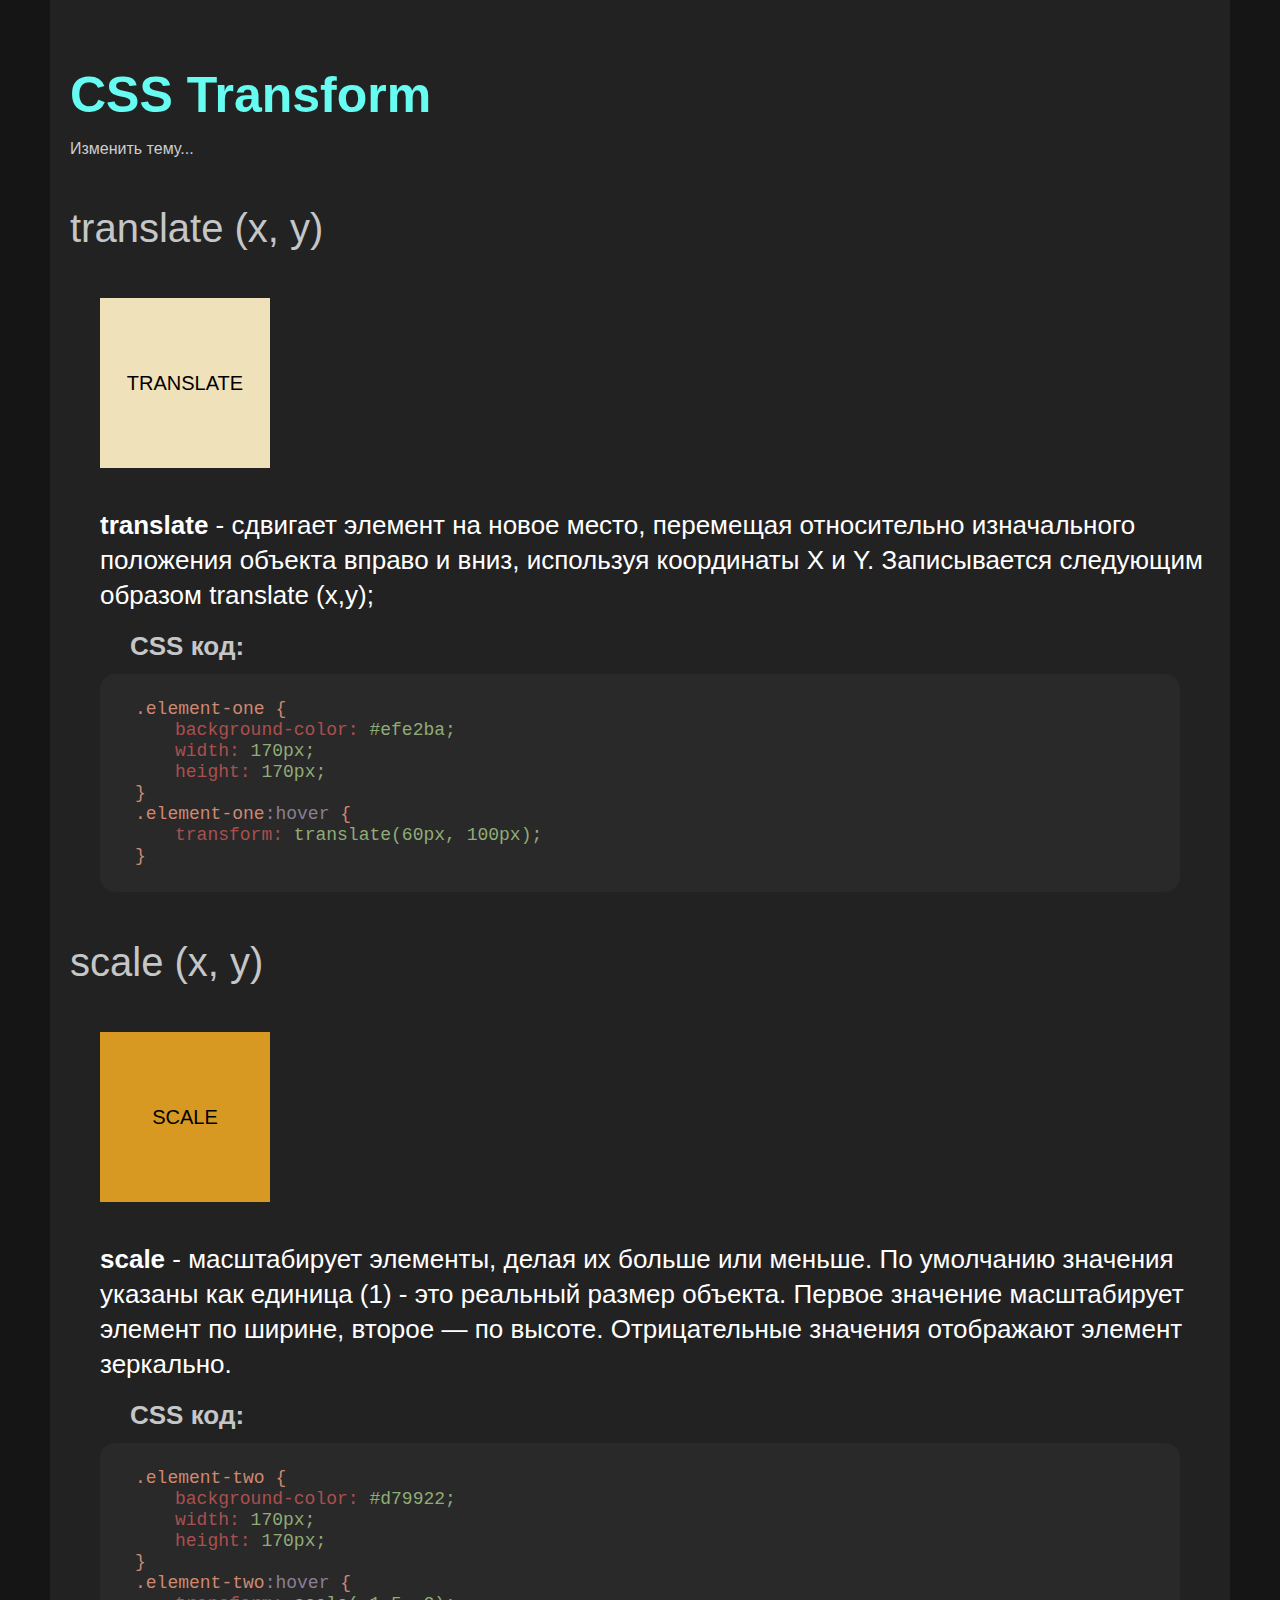
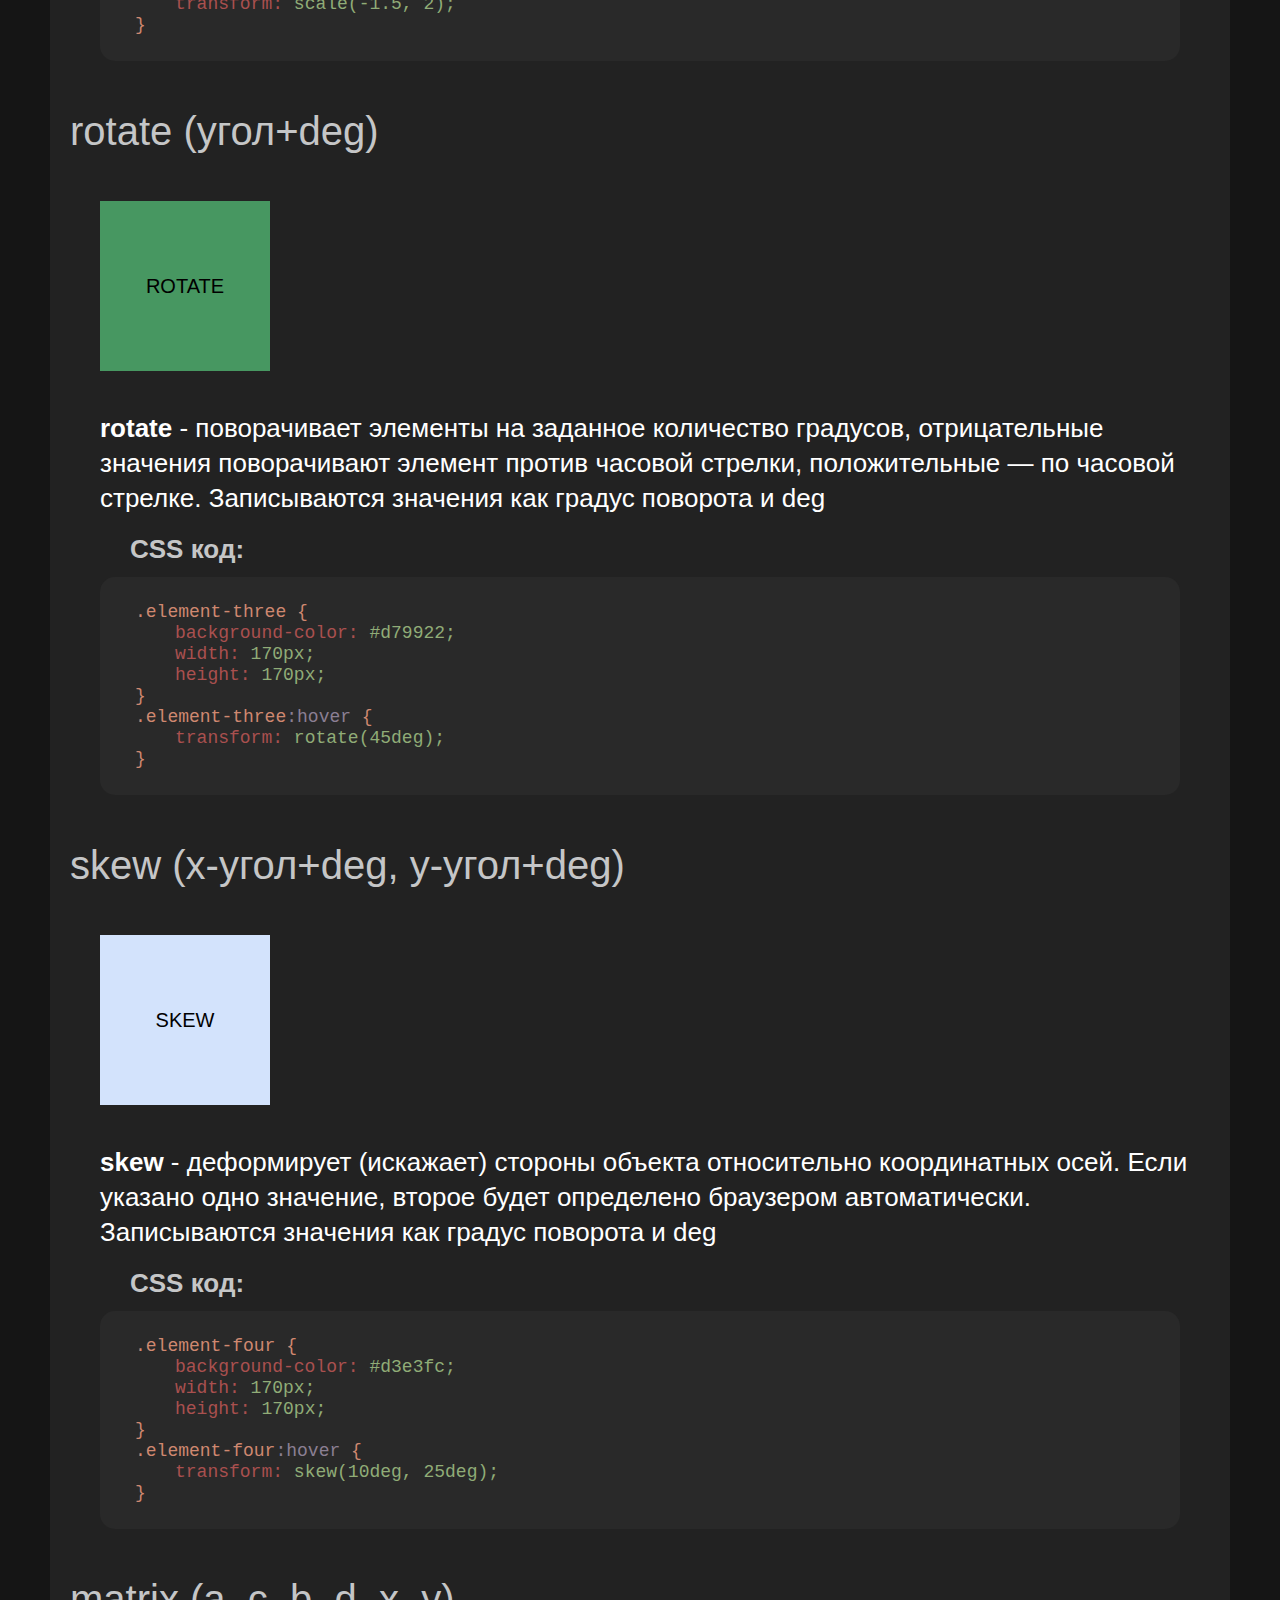
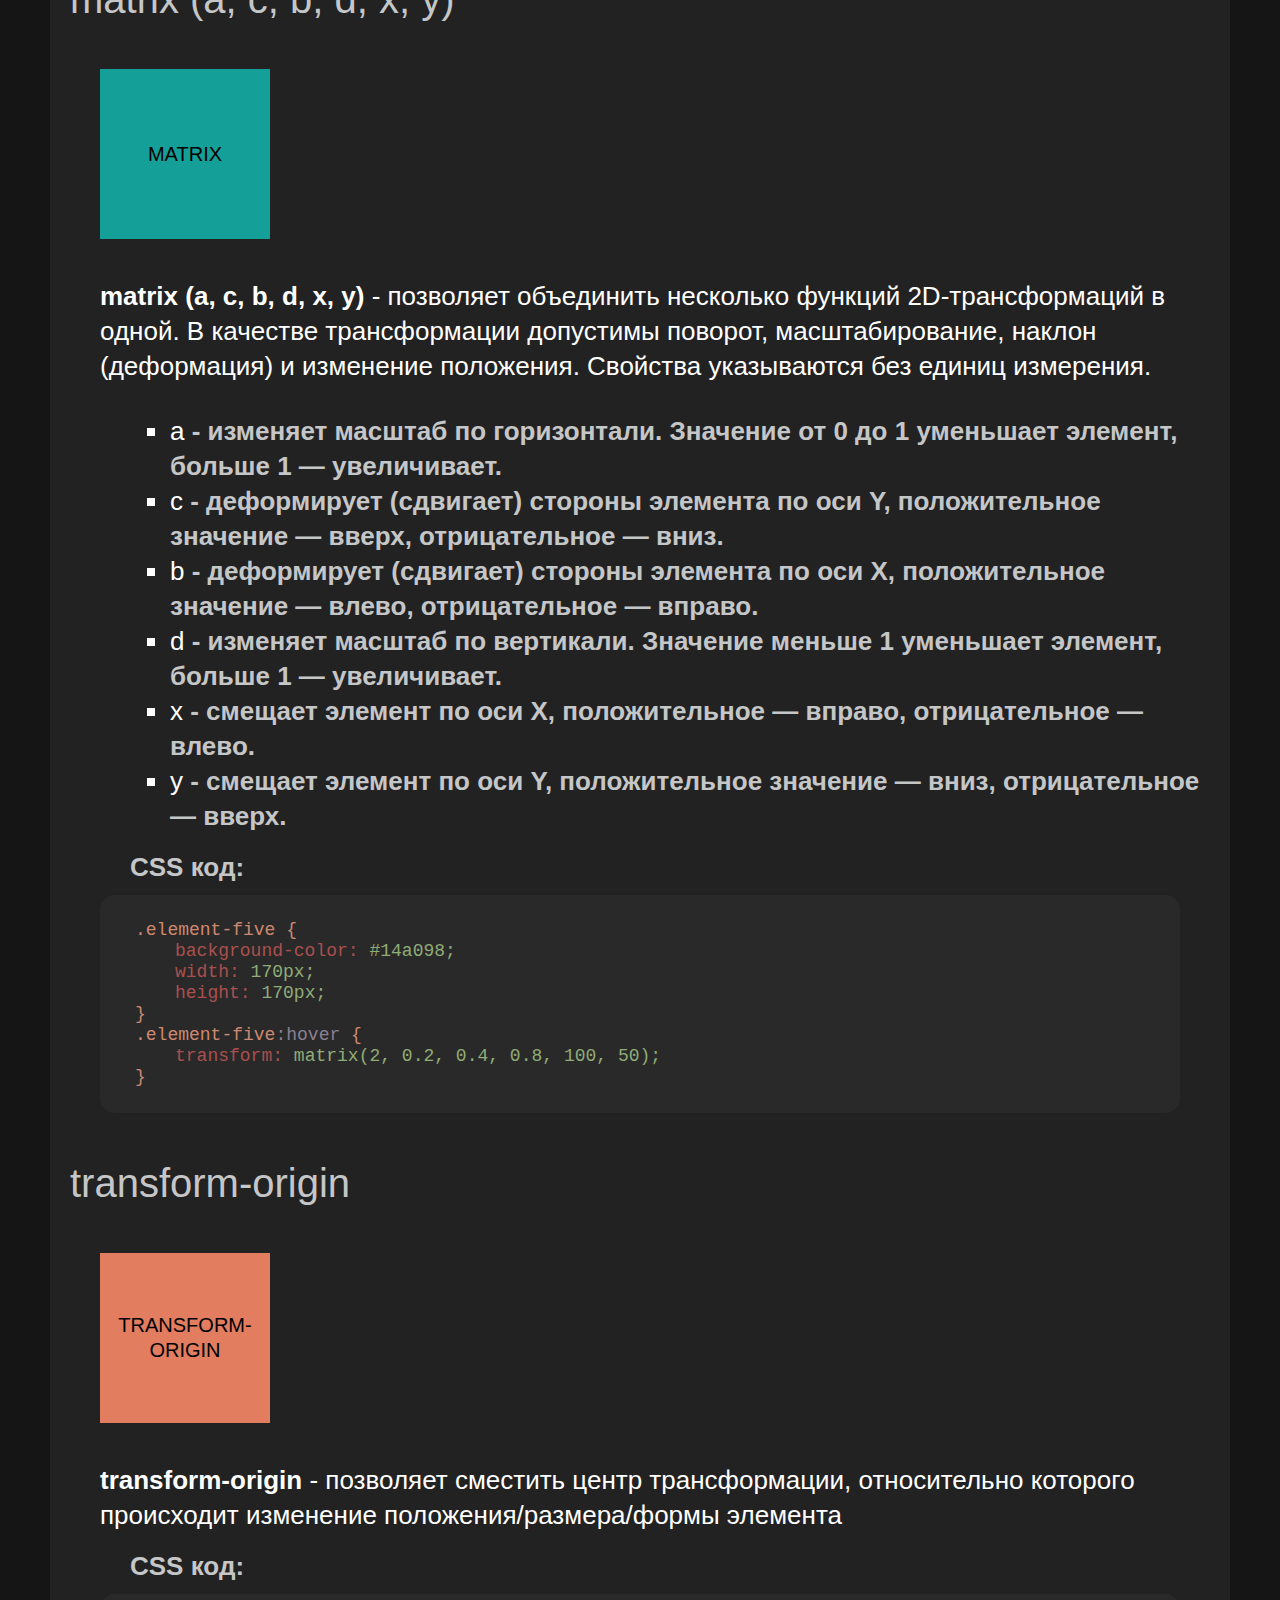
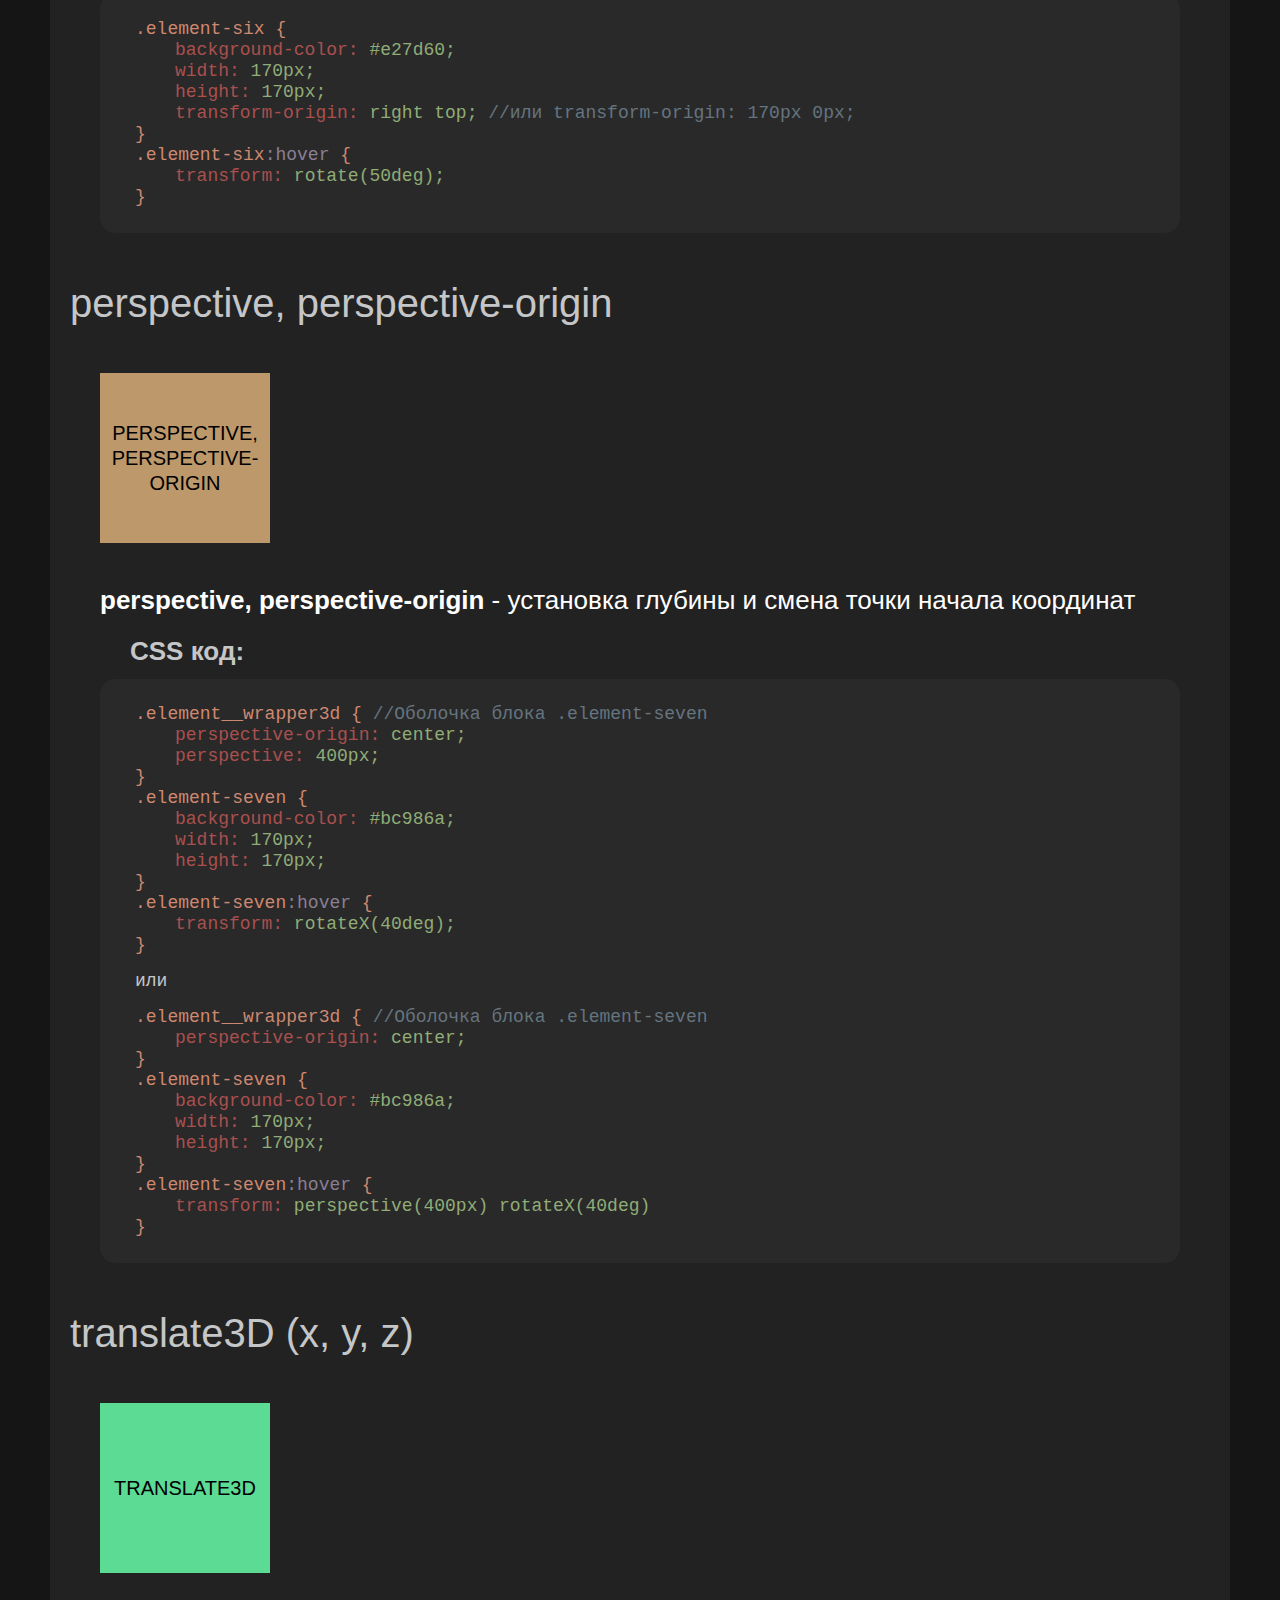
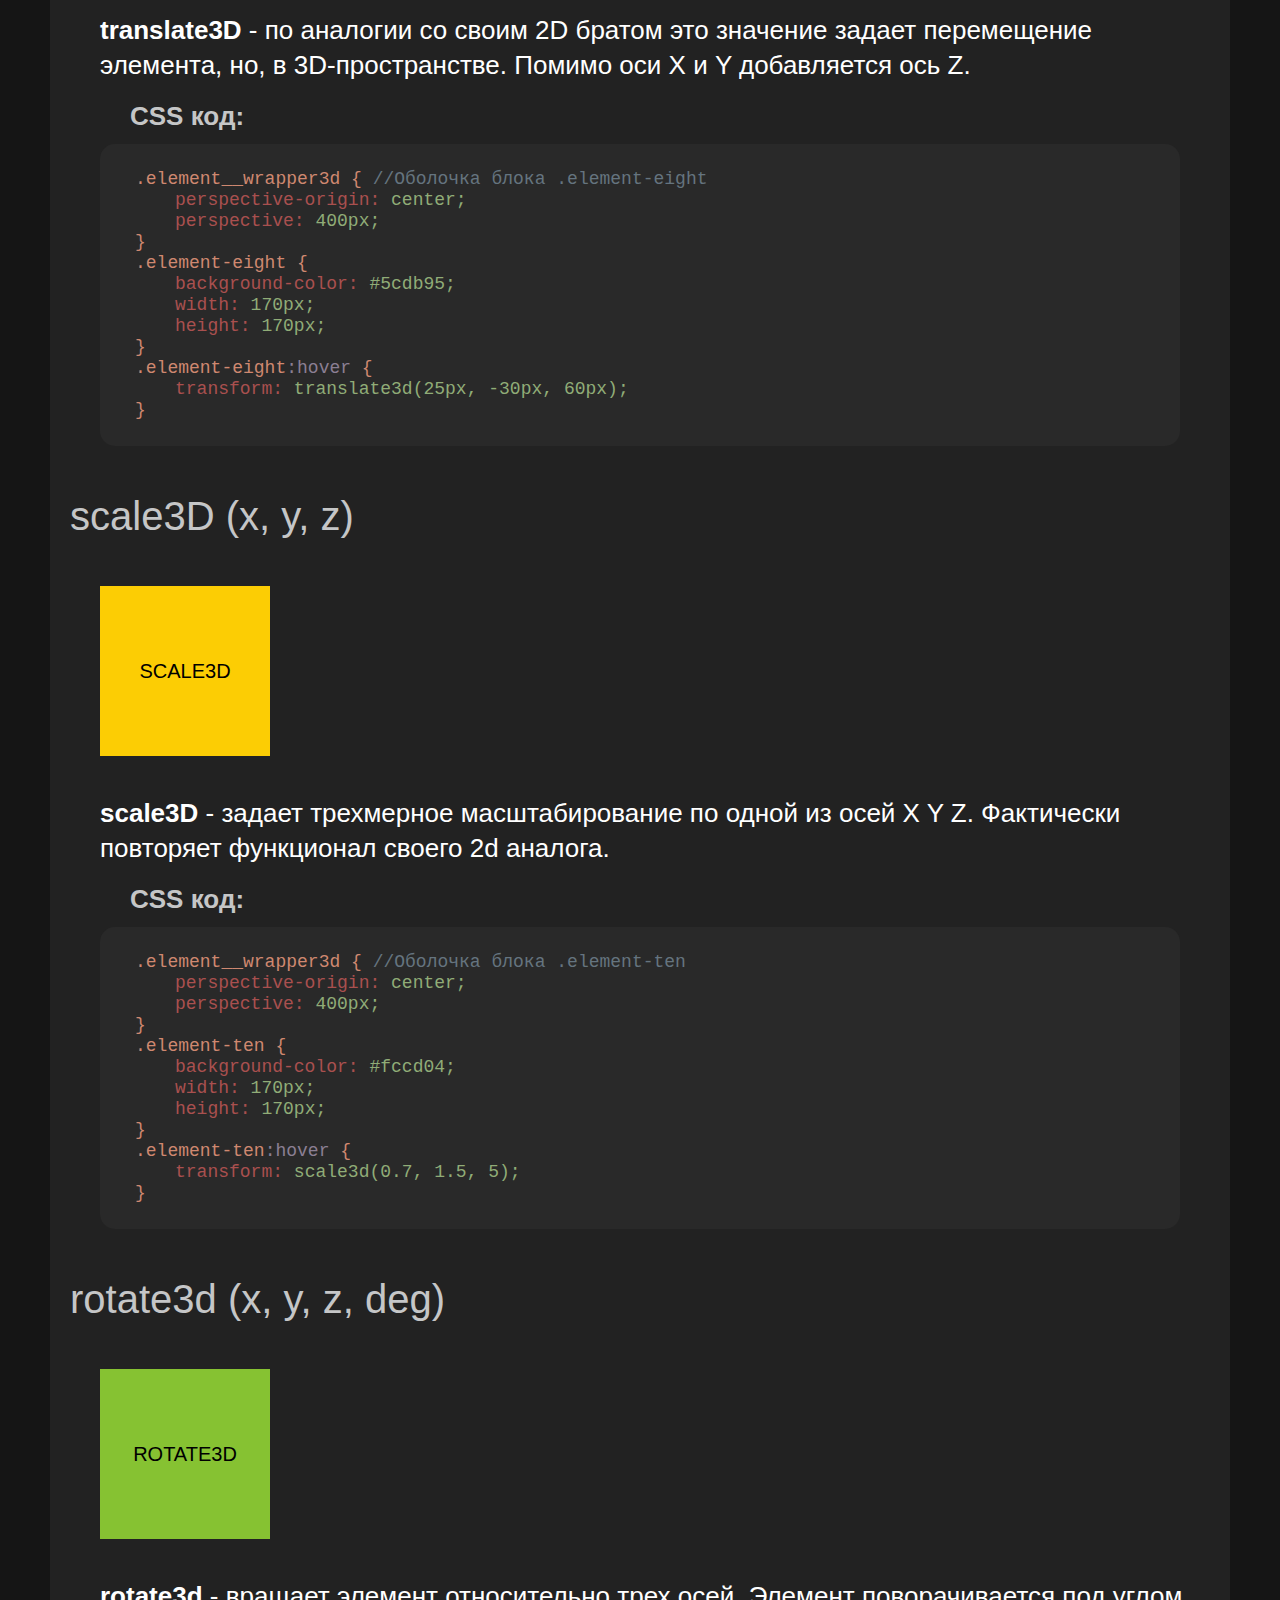
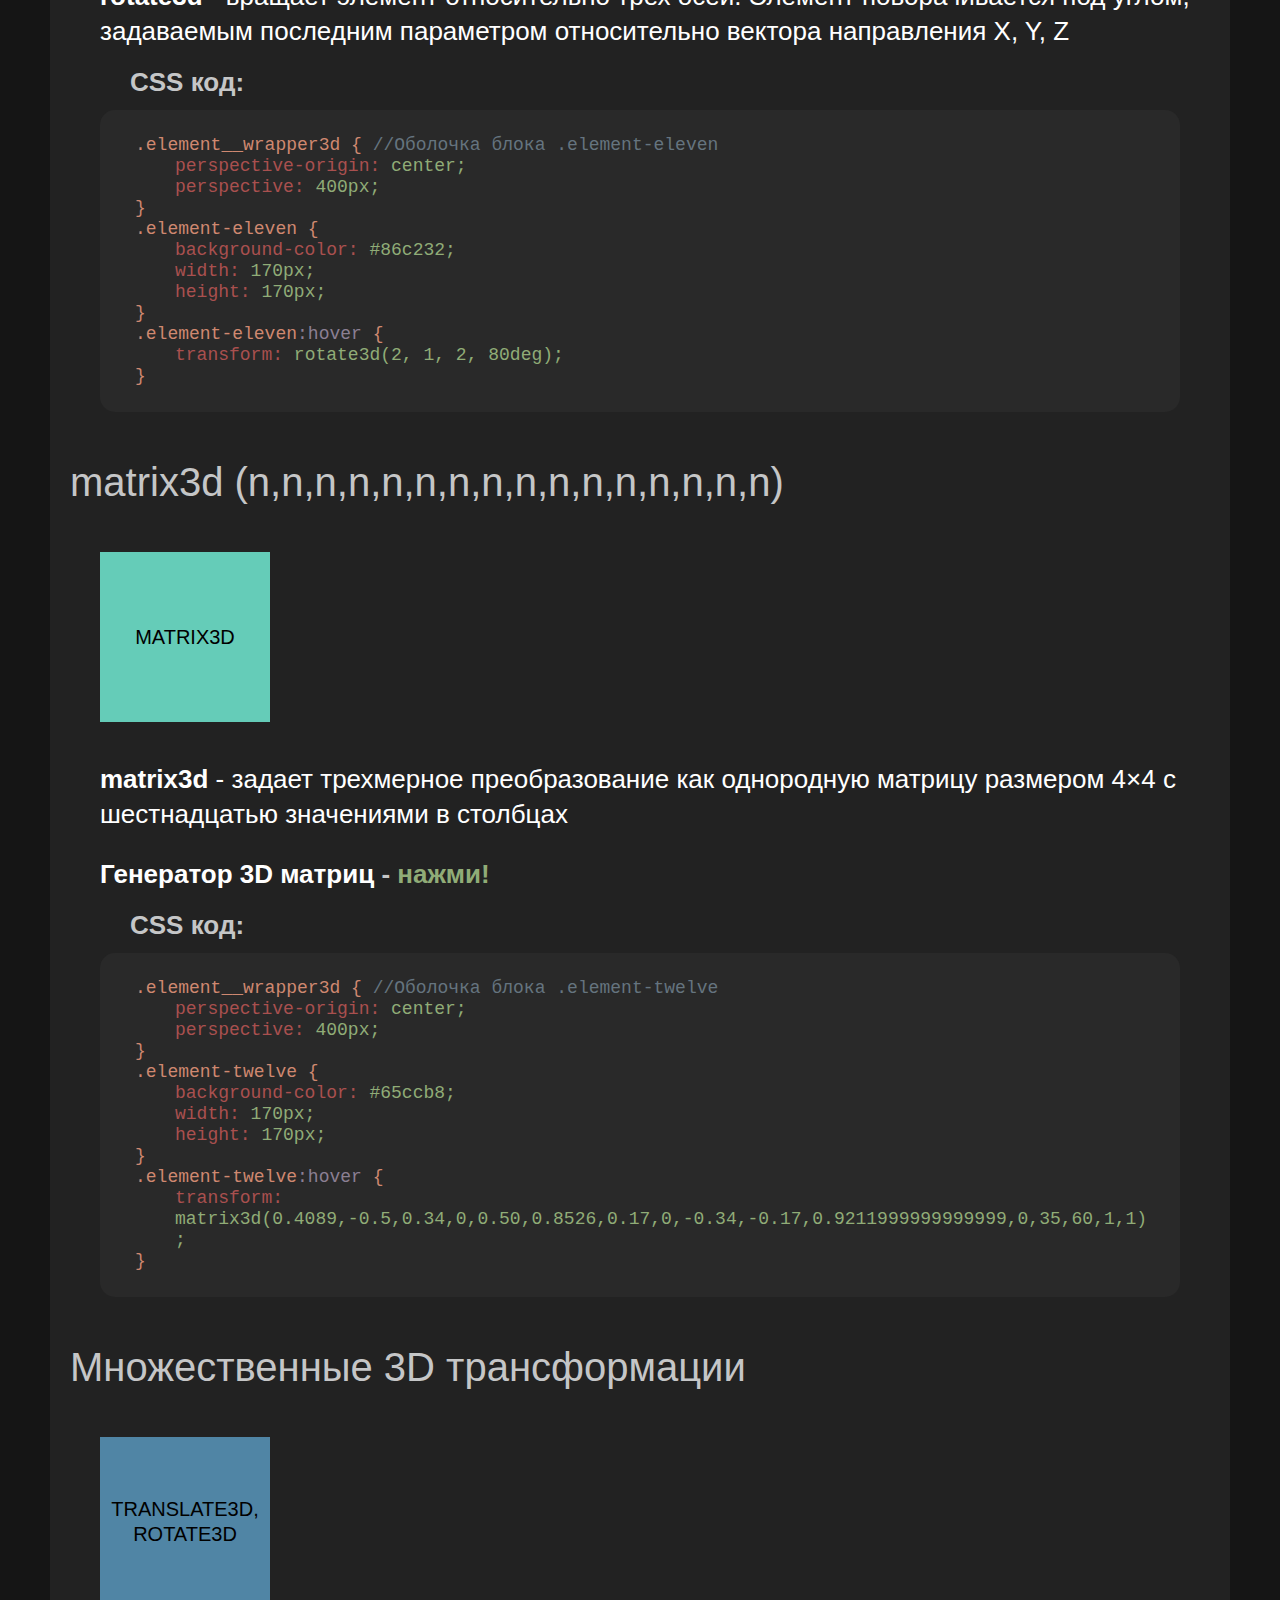
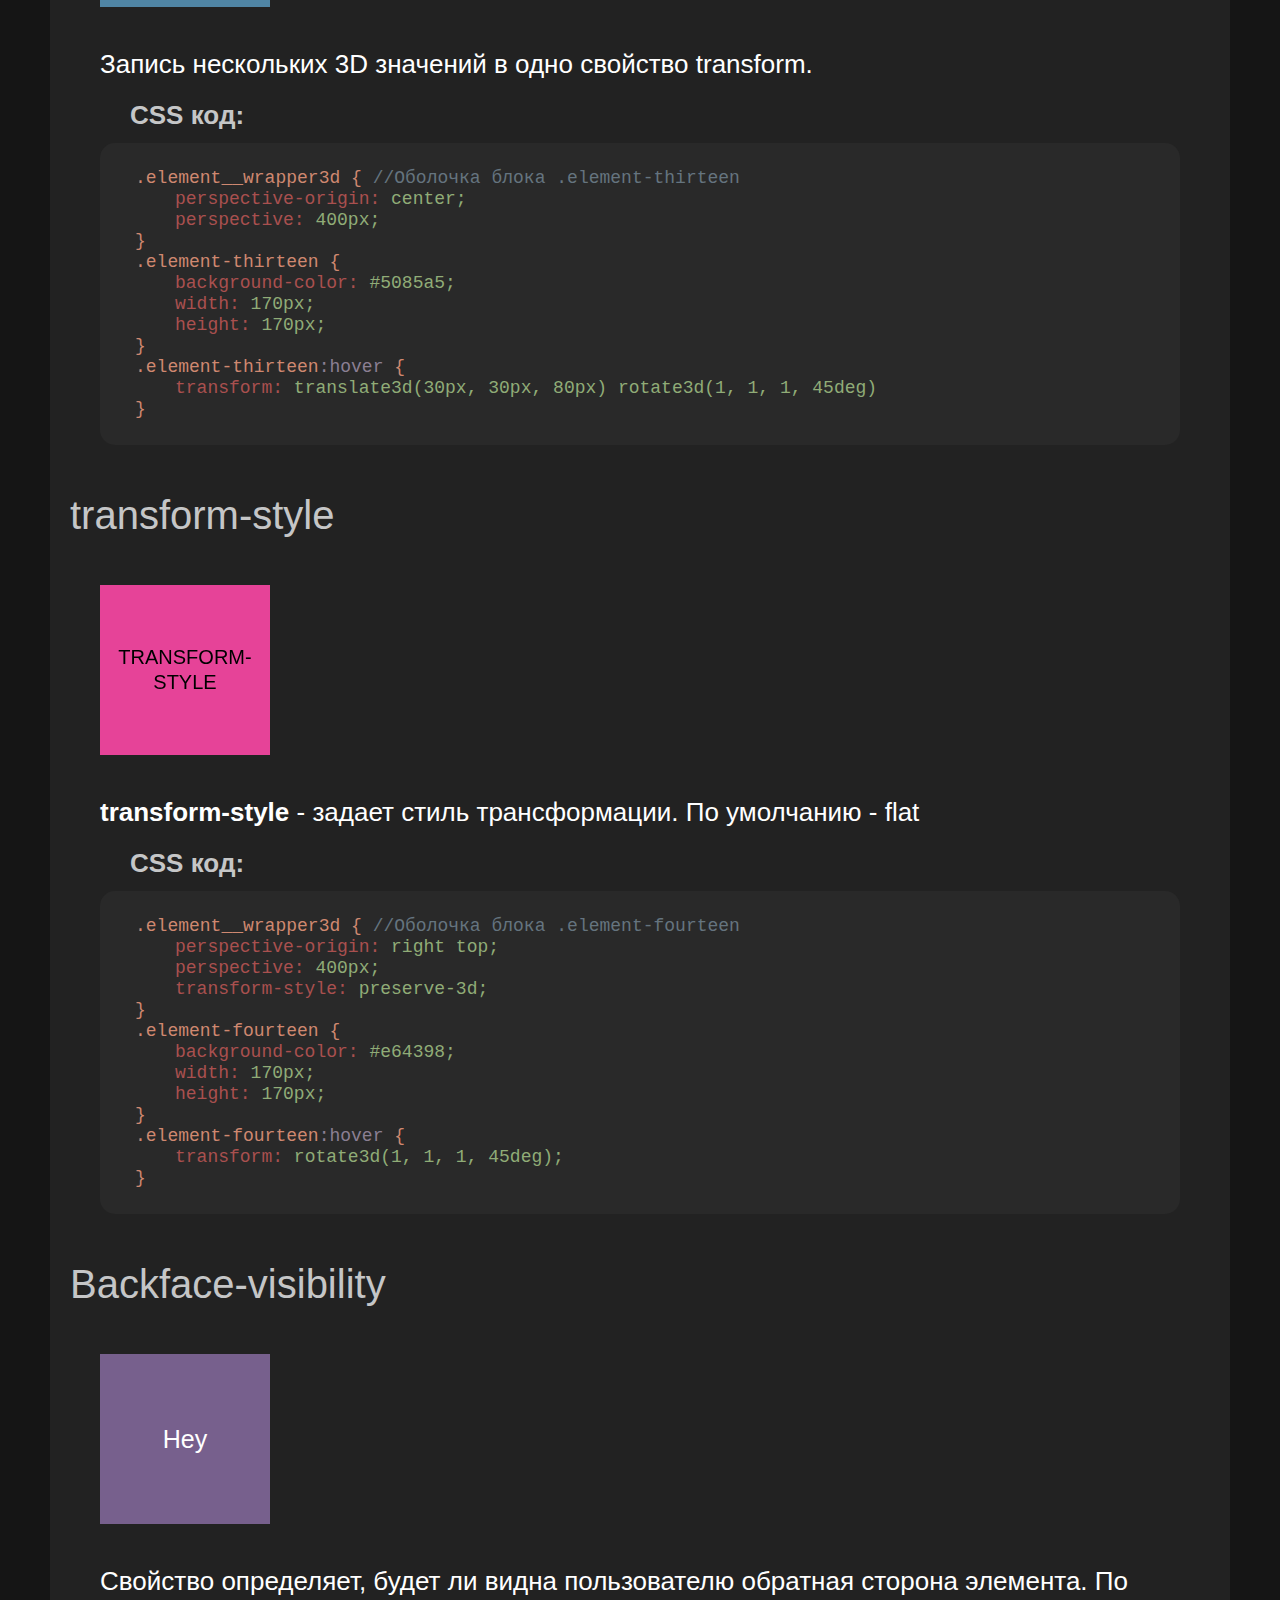
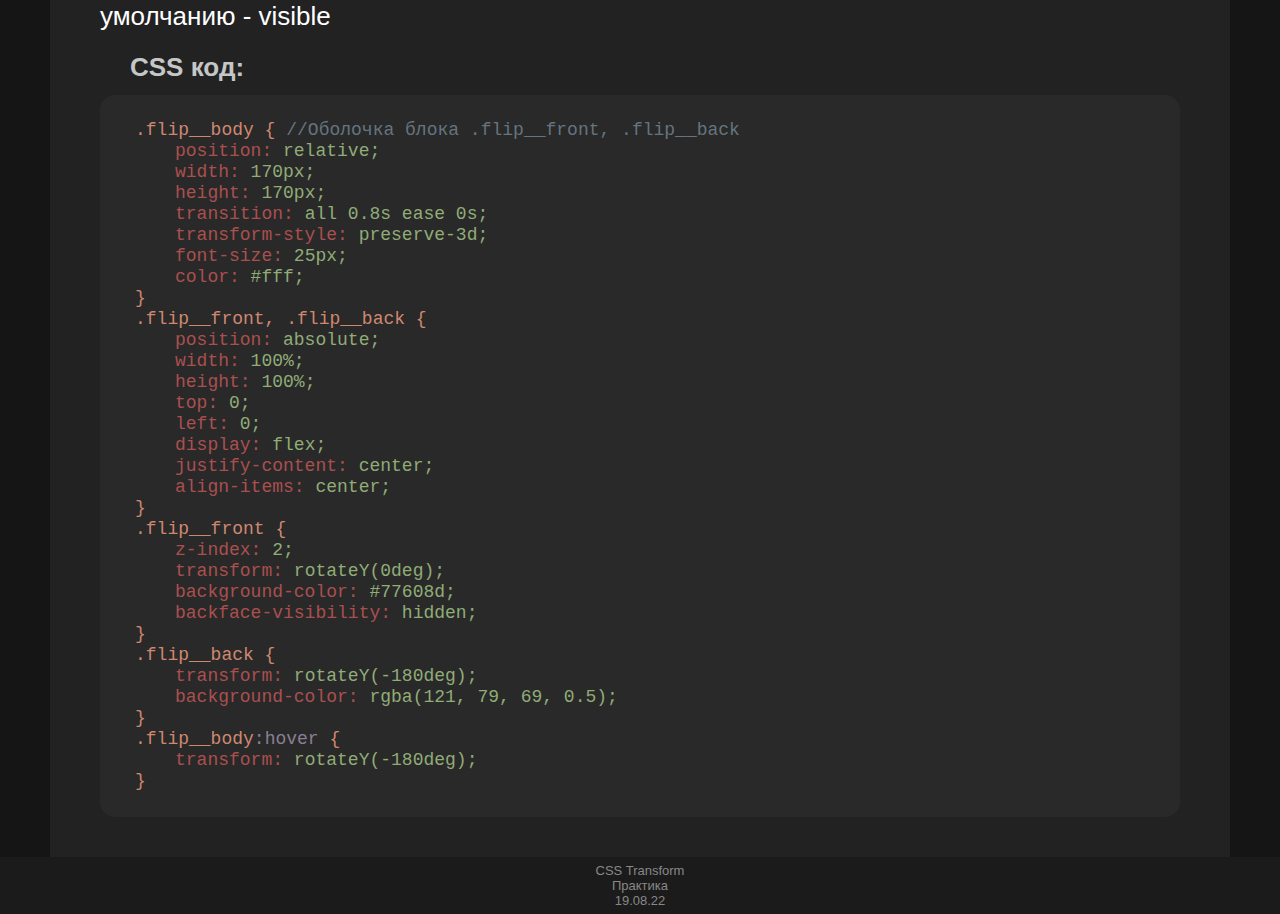
<file: index.html>
<!DOCTYPE html>
<html lang="ru">

<head>
    <meta charset="UTF-8">
    <meta name="viewport" content="width=device-width, initial-scale=1.0, maximum-scale=1.0, user-scalable=0">
    <meta name="description" content="CSS Transform - всё о данном свойстве.">
    <meta name="author" content="Anonim Anonim Test Test 123">
    <title>CSS Transform &#124 Practic</title>
    <link rel="stylesheet" href="css/style.css">
    <link rel="shortcut icon" href="img/logo.png">
</head>

<body>
    <div class="wrapper dark-theme">
        <div class="content">
            <div class="container">
                <div class="content__block">
                    <div class="content__title">CSS Transform</div>
                    <div class="theme-button">
                        <button type="button">Изменить тему...</button>
                    </div>
                    <div class="content__element">
                        <div class="element__subtitle">translate (x, y)</div>
                        <div class="element__wrapper2d">
                            <div class="element__element element-one">translate</div>
                        </div>
                        <div class="element__text">
                            <span>translate</span> - сдвигает элемент на новое место, перемещая относительно
                            изначального положения объекта вправо и вниз, используя координаты X и Y. Записывается
                            следующим образом translate (x,y);
                            <h2>CSS код:</h2>
                        </div>
                        <div class="element__code">
                            <code class="code-item__main">.element-one {</code>
                            <code class="code-item__desc"><span>background-color:</span> #efe2ba;</code>
                            <code class="code-item__desc"><span>width:</span> 170px;</code>
                            <code class="code-item__desc"><span>height:</span> 170px;</code>
                            <code class="code-item__main">}</code>
                            <code class="code-item__main">.element-one<span>:hover</span> {</code>
                            <code class="code-item__desc"><span>transform:</span> translate(60px, 100px);</code>
                            <code class="code-item__main">}</code>
                        </div>
                    </div>
                    <div class="content__element">
                        <div class="element__subtitle">scale (x, y)</div>
                        <div class="element__wrapper2d">
                            <div class="element__element element-two">scale</div>
                        </div>
                        <div class="element__text">
                            <span>scale</span> - масштабирует элементы, делая их больше или меньше. По умолчанию
                            значения указаны как единица (1) - это реальный размер объекта. Первое значение масштабирует
                            элемент по ширине, второе — по высоте. Отрицательные значения отображают элемент зеркально.
                            <h2>CSS код:</h2>
                        </div>
                        <div class="element__code">
                            <code class="code-item__main">.element-two {</code>
                            <code class="code-item__desc"><span>background-color:</span> #d79922;</code>
                            <code class="code-item__desc"><span>width:</span> 170px;</code>
                            <code class="code-item__desc"><span>height:</span> 170px;</code>
                            <code class="code-item__main">}</code>
                            <code class="code-item__main">.element-two<span>:hover</span> {</code>
                            <code class="code-item__desc"><span>transform:</span> scale(-1.5, 2);</code>
                            <code class="code-item__main">}</code>
                        </div>
                    </div>
                    <div class="content__element">
                        <div class="element__subtitle">rotate (угол+deg)</div>
                        <div class="element__wrapper2d">
                            <div class="element__element element-three">rotate</div>
                        </div>
                        <div class="element__text">
                            <span>rotate</span> - поворачивает элементы на заданное количество градусов, отрицательные
                            значения поворачивают элемент против часовой стрелки, положительные — по часовой стрелке.
                            Записываются значения как градус поворота и deg
                            <h2>CSS код:</h2>
                        </div>
                        <div class="element__code">
                            <code class="code-item__main">.element-three {</code>
                            <code class="code-item__desc"><span>background-color:</span> #d79922;</code>
                            <code class="code-item__desc"><span>width:</span> 170px;</code>
                            <code class="code-item__desc"><span>height:</span> 170px;</code>
                            <code class="code-item__main">}</code>
                            <code class="code-item__main">.element-three<span>:hover</span> {</code>
                            <code class="code-item__desc"><span>transform:</span> rotate(45deg);</code>
                            <code class="code-item__main">}</code>
                        </div>
                    </div>
                    <div class="content__element">
                        <div class="element__subtitle">skew (x-угол+deg, y-угол+deg)</div>
                        <div class="element__wrapper2d">
                            <div class="element__element element-four">skew</div>
                        </div>
                        <div class="element__text">
                            <span>skew</span> - деформирует (искажает) стороны объекта относительно координатных осей.
                            Если указано одно значение, второе будет определено браузером автоматически. Записываются
                            значения как градус поворота и deg
                            <h2>CSS код:</h2>
                        </div>
                        <div class="element__code">
                            <code class="code-item__main">.element-four {</code>
                            <code class="code-item__desc"><span>background-color:</span> #d3e3fc;</code>
                            <code class="code-item__desc"><span>width:</span> 170px;</code>
                            <code class="code-item__desc"><span>height:</span> 170px;</code>
                            <code class="code-item__main">}</code>
                            <code class="code-item__main">.element-four<span>:hover</span> {</code>
                            <code class="code-item__desc"><span>transform:</span> skew(10deg, 25deg);</code>
                            <code class="code-item__main">}</code>
                        </div>
                    </div>
                    <div class="content__element">
                        <div class="element__subtitle">matrix (a, c, b, d, x, y)</div>
                        <div class="element__wrapper2d">
                            <div class="element__element element-five">matrix</div>
                        </div>
                        <div class="element__text">
                            <span>matrix (a, c, b, d, x, y)</span> - позволяет объединить несколько функций
                            2D-трансформаций в одной. В качестве трансформации допустимы поворот, масштабирование,
                            наклон (деформация) и изменение положения. Свойства указываются без единиц измерения.
                            <ul>
                                <li>a<p> - изменяет масштаб по горизонтали. Значение от 0 до 1 уменьшает элемент, больше
                                        1 — увеличивает.</p>
                                </li>
                                <li>c<p> - деформирует (сдвигает) стороны элемента по оси Y, положительное значение —
                                        вверх, отрицательное — вниз.</p>
                                </li>
                                <li>b<p> - деформирует (сдвигает) стороны элемента по оси X, положительное значение —
                                        влево, отрицательное — вправо.</p>
                                </li>
                                <li>d<p> - изменяет масштаб по вертикали. Значение меньше 1 уменьшает элемент, больше 1
                                        — увеличивает.</p>
                                </li>
                                <li>x<p> - смещает элемент по оси X, положительное — вправо, отрицательное — влево.</p>
                                </li>
                                <li>y<p> - смещает элемент по оси Y, положительное значение — вниз, отрицательное —
                                        вверх.</p>
                                </li>
                            </ul>
                            <h2>CSS код:</h2>
                        </div>
                        <div class="element__code">
                            <code class="code-item__main">.element-five {</code>
                            <code class="code-item__desc"><span>background-color:</span> #14a098;</code>
                            <code class="code-item__desc"><span>width:</span> 170px;</code>
                            <code class="code-item__desc"><span>height:</span> 170px;</code>
                            <code class="code-item__main">}</code>
                            <code class="code-item__main">.element-five<span>:hover</span> {</code>
                            <code
                                class="code-item__desc"><span>transform:</span> matrix(2, 0.2, 0.4, 0.8, 100, 50);</code>
                            <code class="code-item__main">}</code>
                        </div>
                    </div>
                    <div class="content__element">
                        <div class="element__subtitle">transform-origin</div>
                        <div class="element__wrapper2d">
                            <div class="element__element element-six">transform-origin</div>
                        </div>
                        <div class="element__text">
                            <span>transform-origin</span> - позволяет сместить центр трансформации, относительно
                            которого происходит изменение положения/размера/формы элемента
                            <h2>CSS код:</h2>
                        </div>
                        <div class="element__code">
                            <code class="code-item__main">.element-six {</code>
                            <code class="code-item__desc"><span>background-color:</span> #e27d60;</code>
                            <code class="code-item__desc"><span>width:</span> 170px;</code>
                            <code class="code-item__desc"><span>height:</span> 170px;</code>
                            <code
                                class="code-item__desc"><span>transform-origin:</span> right top;<span style="color: #65747f"> //или transform-origin: 170px 0px;</span></code>
                            <code class="code-item__main">}</code>
                            <code class="code-item__main">.element-six<span>:hover</span> {</code>
                            <code class="code-item__desc"><span>transform:</span> rotate(50deg);</code>
                            <code class="code-item__main">}</code>
                        </div>
                    </div>
                    <div class="content__element">
                        <div class="element__subtitle">perspective, perspective-origin</div>
                        <div class="element__wrapper3d">
                            <div class="element__element element-seven element-seven-adaptive">perspective,
                                perspective-origin</div>
                        </div>
                        <div class="element__text">
                            <span>perspective, perspective-origin</span> - установка глубины и смена точки начала
                            координат
                            <h2>CSS код:</h2>
                        </div>
                        <div class="element__code">
                            <code
                                class="code-item__main">.element__wrapper3d {<span style="color: #65747f"> //Оболочка блока .element-seven</span></code>
                            <code class="code-item__desc"><span>perspective-origin:</span> center;</code>
                            <code class="code-item__desc"><span>perspective:</span> 400px;</code>
                            <code class="code-item__main">}</code>
                            <code class="code-item__main">.element-seven {</code>
                            <code class="code-item__desc"><span>background-color:</span> #bc986a;</code>
                            <code class="code-item__desc"><span>width:</span> 170px;</code>
                            <code class="code-item__desc"><span>height:</span> 170px;</code>
                            <code class="code-item__main">}</code>
                            <code class="code-item__main">.element-seven<span>:hover</span> {</code>
                            <code class="code-item__desc"><span>transform:</span> rotateX(40deg);</code>
                            <code class="code-item__main">}</code>
                            <code class="code-item__text">или</code>
                            <code
                                class="code-item__main">.element__wrapper3d {<span style="color: #65747f"> //Оболочка блока .element-seven</span></code>
                            <code class="code-item__desc"><span>perspective-origin:</span> center;</code>
                            <code class="code-item__main">}</code>
                            <code class="code-item__main">.element-seven {</code>
                            <code class="code-item__desc"><span>background-color:</span> #bc986a;</code>
                            <code class="code-item__desc"><span>width:</span> 170px;</code>
                            <code class="code-item__desc"><span>height:</span> 170px;</code>
                            <code class="code-item__main">}</code>
                            <code class="code-item__main">.element-seven<span>:hover</span> {</code>
                            <code
                                class="code-item__desc"><span>transform:</span> perspective(400px) rotateX(40deg)</code>
                            <code class="code-item__main">}</code>
                        </div>
                    </div>
                    <div class="content__element">
                        <div class="element__subtitle">translate3D (x, y, z)</div>
                        <div class="element__wrapper3d">
                            <div class="element__element element-eight">translate3D</div>
                        </div>
                        <div class="element__text">
                            <span>translate3D</span> - по аналогии со своим 2D братом это значение задает перемещение
                            элемента, но, в 3D-пространстве. Помимо оси X и Y добавляется ось Z.
                            <h2>CSS код:</h2>
                        </div>
                        <div class="element__code">
                            <code
                                class="code-item__main">.element__wrapper3d {<span style="color: #65747f"> //Оболочка блока .element-eight</span></code>
                            <code class="code-item__desc"><span>perspective-origin:</span> center;</code>
                            <code class="code-item__desc"><span>perspective:</span> 400px;</code>
                            <code class="code-item__main">}</code>
                            <code class="code-item__main">.element-eight {</code>
                            <code class="code-item__desc"><span>background-color:</span> #5cdb95;</code>
                            <code class="code-item__desc"><span>width:</span> 170px;</code>
                            <code class="code-item__desc"><span>height:</span> 170px;</code>
                            <code class="code-item__main">}</code>
                            <code class="code-item__main">.element-eight<span>:hover</span> {</code>
                            <code class="code-item__desc"><span>transform:</span> translate3d(25px, -30px, 60px);</code>
                            <code class="code-item__main">}</code>
                        </div>
                    </div>
                    <div class="content__element">
                        <div class="element__subtitle">scale3D (x, y, z)</div>
                        <div class="element__wrapper3d">
                            <div class="element__element element-ten">scale3D</div>
                        </div>
                        <div class="element__text">
                            <span>scale3D</span> - задает трехмерное масштабирование по одной из осей X Y Z. Фактически
                            повторяет функционал своего 2d аналога.
                            <h2>CSS код:</h2>
                        </div>
                        <div class="element__code">
                            <code
                                class="code-item__main">.element__wrapper3d {<span style="color: #65747f"> //Оболочка блока .element-ten</span></code>
                            <code class="code-item__desc"><span>perspective-origin:</span> center;</code>
                            <code class="code-item__desc"><span>perspective:</span> 400px;</code>
                            <code class="code-item__main">}</code>
                            <code class="code-item__main">.element-ten {</code>
                            <code class="code-item__desc"><span>background-color:</span> #fccd04;</code>
                            <code class="code-item__desc"><span>width:</span> 170px;</code>
                            <code class="code-item__desc"><span>height:</span> 170px;</code>
                            <code class="code-item__main">}</code>
                            <code class="code-item__main">.element-ten<span>:hover</span> {</code>
                            <code class="code-item__desc"><span>transform:</span> scale3d(0.7, 1.5, 5);</code>
                            <code class="code-item__main">}</code>
                        </div>
                    </div>
                    <div class="content__element">
                        <div class="element__subtitle">rotate3d (x, y, z, deg)</div>
                        <div class="element__wrapper3d">
                            <div class="element__element element-eleven">rotate3d</div>
                        </div>
                        <div class="element__text">
                            <span>rotate3d</span> - вращает элемент относительно трех осей. Элемент поворачивается под
                            углом, задаваемым последним параметром относительно вектора направления X, Y, Z
                            <h2>CSS код:</h2>
                        </div>
                        <div class="element__code">
                            <code
                                class="code-item__main">.element__wrapper3d {<span style="color: #65747f"> //Оболочка блока .element-eleven</span></code>
                            <code class="code-item__desc"><span>perspective-origin:</span> center;</code>
                            <code class="code-item__desc"><span>perspective:</span> 400px;</code>
                            <code class="code-item__main">}</code>
                            <code class="code-item__main">.element-eleven {</code>
                            <code class="code-item__desc"><span>background-color:</span> #86c232;</code>
                            <code class="code-item__desc"><span>width:</span> 170px;</code>
                            <code class="code-item__desc"><span>height:</span> 170px;</code>
                            <code class="code-item__main">}</code>
                            <code class="code-item__main">.element-eleven<span>:hover</span> {</code>
                            <code class="code-item__desc"><span>transform:</span> rotate3d(2, 1, 2, 80deg);</code>
                            <code class="code-item__main">}</code>
                        </div>
                    </div>
                    <div class="content__element">
                        <div class="element__subtitle" style="word-break: break-all;">matrix3d
                            (n,n,n,n,n,n,n,n,n,n,n,n,n,n,n,n)</div>
                        <div class="element__wrapper3d">
                            <div class="element__element element-twelve">matrix3d</div>
                        </div>
                        <div class="element__text">
                            <span>matrix3d</span> - задает трехмерное преобразование как однородную матрицу размером 4×4
                            с шестнадцатью значениями в столбцах
                            <p>Генератор 3D матриц<span> - <a href="http://ds-overdesign.com/transform/matrix3d.html"
                                        target="_blank">нажми!</a></span></p>
                            <h2>CSS код:</h2>
                        </div>
                        <div class="element__code">
                            <code
                                class="code-item__main">.element__wrapper3d {<span style="color: #65747f"> //Оболочка блока .element-twelve</span></code>
                            <code class="code-item__desc"><span>perspective-origin:</span> center;</code>
                            <code class="code-item__desc"><span>perspective:</span> 400px;</code>
                            <code class="code-item__main">}</code>
                            <code class="code-item__main">.element-twelve {</code>
                            <code class="code-item__desc"><span>background-color:</span> #65ccb8;</code>
                            <code class="code-item__desc"><span>width:</span> 170px;</code>
                            <code class="code-item__desc"><span>height:</span> 170px;</code>
                            <code class="code-item__main">}</code>
                            <code class="code-item__main">.element-twelve<span>:hover</span> {</code>
                            <code
                                class="code-item__desc"><span>transform:</span> matrix3d(0.4089,-0.5,0.34,0,0.50,0.8526,0.17,0,-0.34,-0.17,0.9211999999999999,0,35,60,1,1);</code>
                            <code class="code-item__main">}</code>
                        </div>
                    </div>
                    <div class="content__element">
                        <div class="element__subtitle">Множественные 3D трансформации</div>
                        <div class="element__wrapper3d">
                            <div class="element__element element-thirteen">translate3d, rotate3d</div>
                        </div>
                        <div class="element__text">
                            Запись нескольких 3D значений в одно свойство transform.
                            <h2>CSS код:</h2>
                        </div>
                        <div class="element__code">
                            <code
                                class="code-item__main">.element__wrapper3d {<span style="color: #65747f"> //Оболочка блока .element-thirteen</span></code>
                            <code class="code-item__desc"><span>perspective-origin:</span> center;</code>
                            <code class="code-item__desc"><span>perspective:</span> 400px;</code>
                            <code class="code-item__main">}</code>
                            <code class="code-item__main">.element-thirteen {</code>
                            <code class="code-item__desc"><span>background-color:</span> #5085a5;</code>
                            <code class="code-item__desc"><span>width:</span> 170px;</code>
                            <code class="code-item__desc"><span>height:</span> 170px;</code>
                            <code class="code-item__main">}</code>
                            <code class="code-item__main">.element-thirteen<span>:hover</span> {</code>
                            <code
                                class="code-item__desc"><span>transform:</span> translate3d(30px, 30px, 80px) rotate3d(1, 1, 1, 45deg)</code>
                            <code class="code-item__main">}</code>
                        </div>
                    </div>
                    <div class="content__element">
                        <div class="element__subtitle">transform-style</div>
                        <div class="element__wrapper3d transform-style">
                            <div class="element__element element-fourteen">transform-style</div>
                        </div>
                        <div class="element__text">
                            <span>transform-style</span> - задает стиль трансформации. По умолчанию - flat
                            <h2>CSS код:</h2>
                        </div>
                        <div class="element__code">
                            <code
                                class="code-item__main">.element__wrapper3d {<span style="color: #65747f"> //Оболочка блока .element-fourteen</span></code>
                            <code class="code-item__desc"><span>perspective-origin:</span> right top;</code>
                            <code class="code-item__desc"><span>perspective:</span> 400px;</code>
                            <code class="code-item__desc"><span>transform-style:</span> preserve-3d;</code>
                            <code class="code-item__main">}</code>
                            <code class="code-item__main">.element-fourteen {</code>
                            <code class="code-item__desc"><span>background-color:</span> #e64398;</code>
                            <code class="code-item__desc"><span>width:</span> 170px;</code>
                            <code class="code-item__desc"><span>height:</span> 170px;</code>
                            <code class="code-item__main">}</code>
                            <code class="code-item__main">.element-fourteen<span>:hover</span> {</code>
                            <code class="code-item__desc"><span>transform:</span> rotate3d(1, 1, 1, 45deg);</code>
                            <code class="code-item__main">}</code>
                        </div>
                    </div>
                    <div class="content__element">
                        <div class="element__subtitle">Backface-visibility</div>
                        <div class="flip">
                            <div class="flip__body">
                                <div class="flip__front">Hey</div>
                                <div class="flip__back">Bye</div>
                            </div>
                        </div>
                        <div class="element__text">
                            Свойство определяет, будет ли видна пользователю обратная сторона элемента. По умолчанию -
                            visible
                            <h2>CSS код:</h2>
                        </div>
                        <div class="element__code">
                            <code
                                class="code-item__main">.flip__body {<span style="color: #65747f"> //Оболочка блока .flip__front, .flip__back</span></code>
                            <code class="code-item__desc"><span>position:</span> relative;</code>
                            <code class="code-item__desc"><span>width:</span> 170px;</code>
                            <code class="code-item__desc"><span>height:</span> 170px;</code>
                            <code class="code-item__desc"><span>transition:</span> all 0.8s ease 0s;</code>
                            <code class="code-item__desc"><span>transform-style:</span> preserve-3d;</code>
                            <code class="code-item__desc"><span>font-size:</span> 25px;</code>
                            <code class="code-item__desc"><span>color:</span> #fff;</code>
                            <code class="code-item__main">}</code>
                            <code class="code-item__main">.flip__front, .flip__back {</code>
                            <code class="code-item__desc"><span>position:</span> absolute;</code>
                            <code class="code-item__desc"><span>width:</span> 100%;</code>
                            <code class="code-item__desc"><span>height:</span> 100%;</code>
                            <code class="code-item__desc"><span>top:</span> 0;</code>
                            <code class="code-item__desc"><span>left:</span> 0;</code>
                            <code class="code-item__desc"><span>display:</span> flex;</code>
                            <code class="code-item__desc"><span>justify-content:</span> center;</code>
                            <code class="code-item__desc"><span>align-items:</span> center;</code>
                            <code class="code-item__main">}</code>
                            <code class="code-item__main">.flip__front {</code>
                            <code class="code-item__desc"><span>z-index:</span> 2;</code>
                            <code class="code-item__desc"><span>transform:</span> rotateY(0deg);</code>
                            <code class="code-item__desc"><span>background-color:</span> #77608d;</code>
                            <code class="code-item__desc"><span>backface-visibility:</span> hidden;</code>
                            <code class="code-item__main">}</code>
                            <code class="code-item__main">.flip__back {</code>
                            <code class="code-item__desc"><span>transform:</span> rotateY(-180deg);</code>
                            <code class="code-item__desc"><span>background-color:</span> rgba(121, 79, 69, 0.5);</code>
                            <code class="code-item__main">}</code>
                            <code class="code-item__main">.flip__body<span>:hover</span> {</code>
                            <code class="code-item__desc"><span>transform:</span> rotateY(-180deg);</code>
                            <code class="code-item__main">}</code>
                        </div>
                    </div>
                </div>
            </div>
        </div>
        <footer class="footer">
            <div class="footer__block">
                <div class="footer__text">
                    <p>CSS Transform</p>
                    <p>Практика</p>
                    <p>19.08.22</p>
                </div>
            </div>
        </footer>
    </div>
    <script src="js/script.js"></script>
</body>

</html>
</file>
<file: css/style.css>
/* Null Style */
*{padding:0;margin:0;border:0;}
*,*:before,*:after{-moz-box-sizing:border-box;-webkit-box-sizing:border-box;box-sizing:border-box;}
:focus,:active{outline:none;}
a:focus,a:active{outline:none;}
nav,footer,header,aside{display:block;}
html,body{height:100%;width:100%;font-size:100%;line-height:1;font-size:14px;-ms-text-size-adjust:100%;-moz-text-size-adjust:100%;-webkit-text-size-adjust:100%;}
input,button,textarea{font-family:inherit;}
input::-ms-clear{display:none;}
button{cursor:pointer;}
button::-moz-focus-inner{padding:0;border:0;}
a,a:visited{text-decoration:none;}
a:hover{text-decoration:none;}
ul li{list-style:none;}
img{vertical-align:top;}
h1,h2,h3,h4,h5,h6{font-size:inherit;font-weight:inherit;}

/* Body */
body {
	font-family: Arial;
}

.wrapper {
	display: flex;
	flex-direction: column;
	min-height: 100%;
	overflow: hidden;
}

.container {
	max-width: 1180px;
	margin: 0 auto;
	padding: 0 20px 20px;
	background-color: #222222;
}

.content {
	flex: 1 1 auto;
}

.content__title {
	font-size: 50px;
	font-weight: 700;
	color: #66fcf1;
	padding: 70px 0 20px 0;
	display: flex;
	flex-direction: row;
}

.content__element {}

.element__subtitle {
	color: #c5c6c7;
	font-size: 40px;
	margin: 50px 0;
}

.element__element {
	text-align: center;
	font-size: 20px;
	text-transform: uppercase;
	display: flex;
	justify-content: center;
	align-items: center;
	line-height: 25px;
	transition: all 800ms ease 0s;
}

.element__wrapper2d {
	width: 170px;
	height: 170px;
	margin: 30px 0 40px 30px;
	background-color: rgba(255, 255, 255, 0.1);
}

.element__wrapper3d {
	width: 170px;
	height: 170px;
	margin: 30px 0 40px 30px;
	background-color: rgba(255, 255, 255, 0.1);
	perspective-origin: center;
	perspective: 400px;
}

.element__text {
	font-size: 26px;
	color: #fff;
	line-height: 35px;
	margin-left: 30px;
}

.element__text span {
	font-weight: 700;
}

.element__text ul li {
	list-style-type: square;
	margin-left: 70px;
	color: #fff;
}

.element__text ul li p {
	color: #c5c6c7;
	display: inline;
}

.element__text p {
	padding-top: 25px;
	color: #fff;
	font-weight: 700;
}

.element__text p span {
	color: #c5c6c7;
}

.element__text p span a {
	color: #90ac77;
}

.element__text p span a:hover {
	color: #cf8870;
	border-bottom: 2px solid #cf8870;
}

.element__text ul li:first-child {
	margin-top: 30px;
}

.element__text h2 {
	margin: 16px 0 0 30px;
	font-weight: 700;
	color: #c5c6c7;
}

.element__code {
	margin: 10px 30px 20px 30px;
	padding: 25px 25px 25px 35px;
    background-color: #292929;
    border-radius: 15px;
}

.element__code code {
	display: block;
    font-size: 18px;
    line-height: 21px;
    word-wrap: break-word;
}

.code-item__main {
	color: #cf8870;
}

.code-item__main span {
	color: #8b7f93;
}

.code-item__desc {
	color: #90ac77;
	margin-left: 40px;
}

.code-item__desc span {
	color: #a9504f;
}

.code-item__text {
	color: #c5c6c7;
	margin: 15px 0;
}

.transform-style {
	transform-style: preserve-3d;
	perspective-origin: right top;
}

/* Elements */
.element-one {
	background-color: #efe2ba;
	width: 170px;
	height: 170px;
}

.element-one:hover {
	transform: translate(60px, 100px);
}

.element-two {
	background-color: #d79922;
	width: 170px;
	height: 170px;
}

.element-two:hover {
	transform: scale(-1.5, 2);
}

.element-three {
	background-color: #479761;
	width: 170px;
	height: 170px;
}

.element-three:hover {
	transform: rotate(45deg);
}

.element-four {
	background-color: #d3e3fc;
	width: 170px;
	height: 170px;
}

.element-four:hover {
	transform: skew(10deg, 25deg);
}

.element-five {
	background-color: #14a098;
	width: 170px;
	height: 170px;
}

.element-five:hover {
	transform: matrix(2, 0.2, 0.4, 0.8, 100, 50);
}

.element-six {
	background-color: #e27d60;
	width: 170px;
	height: 170px;
	transform-origin: right top;
}

.element-six:hover {
	transform: rotate(50deg);
}

.element-seven {
	background-color: #bc986a;
	width: 170px;
	height: 170px;
}

.element-seven:hover {
	transform: rotateX(40deg);
}

.element-eight {
	background-color: #5cdb95;
	width: 170px;
	height: 170px;
}

.element-eight:hover {
	transform: translate3d(25px, -30px, 60px);
}

.element-ten {
	background-color: #fccd04;
	width: 170px;
	height: 170px;
}

.element-ten:hover {
	transform: scale3d(0.7, 1.5, 5);
}

.element-eleven {
	background-color: #86c232;
	width: 170px;
	height: 170px;
}

.element-eleven:hover {
	transform: rotate3d(2, 1, 2, 80deg);
}

.element-twelve {
	background-color: #65ccb8;
	width: 170px;
	height: 170px;
}

.element-twelve:hover {
	transform: matrix3d(0.4089,-0.5,0.34,0,0.50,0.8526,0.17,0,-0.34,-0.17,0.9211999999999999,0,35,60,1,1);
}

.element-thirteen {
	background-color: #5085a5;
	width: 170px;
	height: 170px;
}

.element-thirteen:hover {
	transform: translate3d(30px, 30px, 80px) rotate3d(1, 1, 1, 45deg);
}

.element-fourteen {
	background-color: #e64398;
	width: 170px;
	height: 170px;
}

.element-fourteen:hover {
	transform: rotate3d(1, 1, 1, 45deg);
}

.flip {
	margin: 0 0 40px 30px;
}

.flip__body {
	position: relative;
	width: 170px;
	height: 170px;
	transition: all 0.8s ease 0s;
	transform-style: preserve-3d;
	font-size: 25px;
	color: #fff;
}

.flip__front,
.flip__back {
	position: absolute;
	width: 100%;
	height: 100%;
	top: 0;
	left: 0;
	display: flex;
	justify-content: center;
	align-items: center;
}

.flip__front {
	z-index: 2;
	transform: rotateY(0deg);
	background-color: #77608d;
	backface-visibility: hidden;
}

.flip__back {
	transform: rotateY(-180deg);
	background-color: rgba(121, 79, 69, 0.5);
}

.flip__body:hover {
	transform: rotateY(-180deg);
}

/* Footer */
.footer {
	background-color: #1b1b1b;
	max-height: 66px;
}

.footer__block {
	color: #888888;
	align-items: center;
	padding: 6px 0 6px 0;
	line-height: 15px;
}

.footer__text {
	text-align: center;
	font-size: 13px;
}

/* Media */
@media (max-width:  500px) {
	.element__wrapper2d,
	.element__wrapper3d {
		margin-left: 0px;
	}

	.element__text {
		margin-left: 0px;
	}

	.element__text h2 {
		margin: 16px 0 0 0px;
		font-weight: 700;
		color: #c5c6c7;
	}

	.element__code {
		margin: 10px 0px 20px 0px;
		padding: 20px 20px 20px 30px;
	}

	.element__text ul li {
		margin-left: 40px;
	}

	.flip {
		margin-left: 0px;
	}
}
@media (max-width:  400px) {
	.element__text {
		text-align: justify;
	}

	.element__text ul li {
		margin-left: 20px;
		text-align: start;
	}

	.content__title {
		font-size: 45px;
		padding: 40px 0 20px 0;
	}

	.element__subtitle {
		font-size: 40px;
		margin: 30px 0;
	}
}
@media (max-width: 320px) {
	.element__text ul li {
		font-size: 22px;
	}

	.element__text {
		font-size: 22px;
	}

	.content__title {
		font-size: 40px;
	}

	.element__subtitle {
		font-size: 35px;
	}

	.element__code {
		padding: 20px 15px 20px;
	}
}
/* Theme  */
.light-theme {
	background-color: #fff;
	transition: 300ms;
}

.dark-theme {
	background-color: #151515;
	transition: 300ms;
}

.theme-button {
	background-color: inherit;;
}

.theme-button button {
	background-color: inherit;
	font-size: 16px;
	color: #cecece;
	text-align: center;
}

.theme-button button:hover {
	text-decoration: underline;
}

.theme-button button:active {
	color: #fff;
}

.light-theme .container {
	background-color: #e8e8e8;
}

.light-theme .content__title {
	color: #d83f87;
}

.light-theme .theme-button button {
	background-color: inherit;
	color: #424242;
}

.light-theme .theme-button button:active {
	background-color: inherit;
	color: #9b9b9b;
}

.light-theme .element__subtitle {
	color: #424242;
}

.light-theme .element__wrapper2d {
	width: 170px;
	height: 170px;
	background-color: rgba(143, 138, 138, 0.3); 
}

.light-theme .element__wrapper3d {
	width: 170px;
	height: 170px;
	background-color: rgba(143, 138, 138, 0.3); 
}

.light-theme .element__text {
	color: #000;
}

.light-theme .element__text h2 {
	color: #424242;
}

.light-theme .element__code {
	background-color: #d4d4d4;
}

.light-theme .element__text ul li {
	color: #000;
}

.light-theme .element__text ul li p {
	color: #424242;
}

.light-theme .element__text p {
	color: #000;
}

.light-theme .footer {
	background-color: #c4c4c4;
}

.light-theme .footer__block {
	color: #2a2a2a;
}

.light-theme .code-item__main {
	color: #0015FF;
}

.light-theme .code-item__main span {
	color: #5600FF;
}

.light-theme .code-item__desc {
	color: #2A9100;
	margin-left: 40px;
}

.light-theme .code-item__desc span {
	color: #FF0000;
}

.light-theme .element-one {
	background-color: #f98946;
}

.light-theme .element-four {
	background-color: #2e7af1;
	width: 170px;
	height: 170px;
}
</file>
